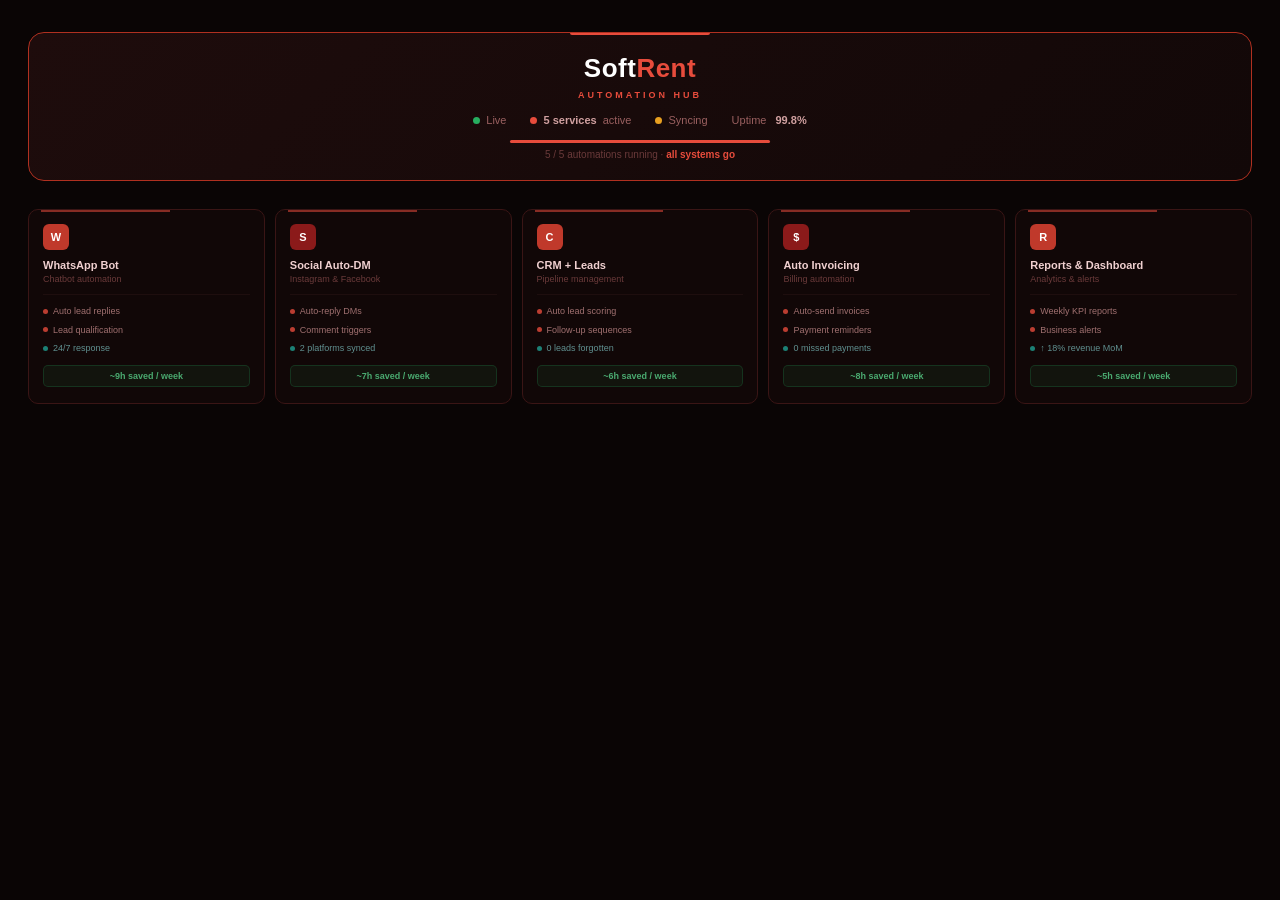
<file: assets/img/softrent_hero_v3_card_grid.html>
<!DOCTYPE html>
<html>
<head>
<style>
  * { box-sizing: border-box; margin: 0; padding: 0; }
  body { background: #0a0505; font-family: Arial, sans-serif; padding: 32px 28px; }

  .hub {
    background: linear-gradient(135deg, #1e0c0c, #120808);
    border: 1px solid #b03020;
    border-radius: 16px;
    padding: 20px 28px;
    text-align: center;
    margin-bottom: 28px;
    position: relative;
  }
  .hub::before {
    content: '';
    position: absolute;
    top: 0; left: 50%;
    transform: translateX(-50%);
    width: 140px; height: 2px;
    background: #e74c3c;
    border-radius: 0 0 4px 4px;
  }
  .hub-name { font-size: 26px; font-weight: 700; color: #fff; letter-spacing: 0.5px; }
  .hub-name span { color: #e74c3c; }
  .hub-sub { font-size: 9px; font-weight: 600; color: #e74c3c; letter-spacing: 3px; margin: 6px 0 14px; }
  .hub-stats { display: flex; justify-content: center; gap: 24px; }
  .hub-stat { display: flex; align-items: center; gap: 6px; font-size: 11px; }
  .dot { width: 7px; height: 7px; border-radius: 50%; flex-shrink: 0; }
  .dot-green { background: #27ae60; }
  .dot-red { background: #e74c3c; }
  .dot-amber { background: #e8a020; }
  .stat-label { color: #9a6060; }
  .stat-val { color: #d0a0a0; font-weight: 600; }
  .hub-bar-wrap { margin: 14px auto 0; max-width: 260px; }
  .hub-bar-track { height: 3px; background: #2a1010; border-radius: 2px; }
  .hub-bar-fill { height: 3px; background: #e74c3c; border-radius: 2px; width: 100%; }
  .hub-uptime { font-size: 10px; color: #6a3a3a; margin-top: 6px; }
  .hub-uptime span { color: #e74c3c; font-weight: 600; }

  .grid {
    display: grid;
    grid-template-columns: repeat(5, 1fr);
    gap: 10px;
  }

  /* En pantallas angostas (Samsung S9 ~360px) las 5 columnas no se leen:
     se reacomodan a 2 para que las tarjetas queden legibles. */
  @media (max-width: 700px) {
    body { padding: 20px 16px; }
    .grid { grid-template-columns: repeat(2, 1fr); }
  }

  .card {
    background: #110707;
    border: 1px solid #3a1515;
    border-radius: 10px;
    padding: 14px 14px 16px;
    position: relative;
    overflow: hidden;
  }
  .card::before {
    content: '';
    position: absolute;
    top: 0; left: 12px; right: 40%;
    height: 1.5px;
    background: #e74c3c;
    opacity: 0.55;
  }
  .card-icon {
    width: 26px; height: 26px;
    border-radius: 6px;
    background: #c0392b;
    display: flex; align-items: center; justify-content: center;
    font-size: 11px; font-weight: 700; color: #fff;
    margin-bottom: 8px;
  }
  .card-icon.dark { background: #8b1a1a; }
  .card-title { font-size: 11px; font-weight: 700; color: #f0d0d0; margin-bottom: 2px; line-height: 1.3; }
  .card-sub { font-size: 9px; color: #6a3a3a; margin-bottom: 10px; }
  .divider { height: 1px; background: #1e0e0e; margin-bottom: 10px; }
  .feature { display: flex; align-items: flex-start; gap: 5px; margin-bottom: 6px; }
  .feat-dot { width: 5px; height: 5px; border-radius: 50%; margin-top: 3.5px; flex-shrink: 0; }
  .feat-dot.red { background: #e74c3c; opacity: 0.8; }
  .feat-dot.green { background: #27ae60; opacity: 0.85; }
  .feat-dot.teal { background: #20a89a; opacity: 0.75; }
  .feat-text { font-size: 9px; color: #a07070; line-height: 1.4; }
  .feat-text.green { color: #709070; }
  .feat-text.teal { color: #609090; }
  .saved {
    margin-top: 10px;
    background: rgba(39,174,96,0.08);
    border: 1px solid rgba(39,174,96,0.2);
    border-radius: 5px;
    padding: 5px 8px;
    font-size: 9px;
    font-weight: 600;
    color: #4aaa70;
    text-align: center;
  }
</style>
</head>
<body>

<!-- HUB -->
<div class="hub">
  <div class="hub-name">Soft<span>Rent</span></div>
  <div class="hub-sub">AUTOMATION HUB</div>
  <div class="hub-stats">
    <div class="hub-stat"><div class="dot dot-green"></div><span class="stat-label">Live</span></div>
    <div class="hub-stat"><div class="dot dot-red"></div><span class="stat-val">5 services</span><span class="stat-label"> active</span></div>
    <div class="hub-stat"><div class="dot dot-amber"></div><span class="stat-label">Syncing</span></div>
    <div class="hub-stat"><span class="stat-label">Uptime&nbsp;</span><span class="stat-val">99.8%</span></div>
  </div>
  <div class="hub-bar-wrap">
    <div class="hub-bar-track"><div class="hub-bar-fill"></div></div>
    <div class="hub-uptime">5 / 5 automations running · <span>all systems go</span></div>
  </div>
</div>

<!-- SERVICE CARDS -->
<div class="grid">

  <!-- S1 WhatsApp -->
  <div class="card">
    <div class="card-icon">W</div>
    <div class="card-title">WhatsApp Bot</div>
    <div class="card-sub">Chatbot automation</div>
    <div class="divider"></div>
    <div class="feature"><div class="feat-dot red"></div><div class="feat-text">Auto lead replies</div></div>
    <div class="feature"><div class="feat-dot red"></div><div class="feat-text">Lead qualification</div></div>
    <div class="feature"><div class="feat-dot teal"></div><div class="feat-text teal">24/7 response</div></div>
    <div class="saved">~9h saved / week</div>
  </div>

  <!-- S2 Social -->
  <div class="card">
    <div class="card-icon dark">S</div>
    <div class="card-title">Social Auto-DM</div>
    <div class="card-sub">Instagram & Facebook</div>
    <div class="divider"></div>
    <div class="feature"><div class="feat-dot red"></div><div class="feat-text">Auto-reply DMs</div></div>
    <div class="feature"><div class="feat-dot red"></div><div class="feat-text">Comment triggers</div></div>
    <div class="feature"><div class="feat-dot teal"></div><div class="feat-text teal">2 platforms synced</div></div>
    <div class="saved">~7h saved / week</div>
  </div>

  <!-- S3 CRM -->
  <div class="card">
    <div class="card-icon">C</div>
    <div class="card-title">CRM + Leads</div>
    <div class="card-sub">Pipeline management</div>
    <div class="divider"></div>
    <div class="feature"><div class="feat-dot red"></div><div class="feat-text">Auto lead scoring</div></div>
    <div class="feature"><div class="feat-dot red"></div><div class="feat-text">Follow-up sequences</div></div>
    <div class="feature"><div class="feat-dot teal"></div><div class="feat-text teal">0 leads forgotten</div></div>
    <div class="saved">~6h saved / week</div>
  </div>

  <!-- S4 Invoicing -->
  <div class="card">
    <div class="card-icon dark">$</div>
    <div class="card-title">Auto Invoicing</div>
    <div class="card-sub">Billing automation</div>
    <div class="divider"></div>
    <div class="feature"><div class="feat-dot red"></div><div class="feat-text">Auto-send invoices</div></div>
    <div class="feature"><div class="feat-dot red"></div><div class="feat-text">Payment reminders</div></div>
    <div class="feature"><div class="feat-dot teal"></div><div class="feat-text teal">0 missed payments</div></div>
    <div class="saved">~8h saved / week</div>
  </div>

  <!-- S5 Dashboard -->
  <div class="card">
    <div class="card-icon">R</div>
    <div class="card-title">Reports & Dashboard</div>
    <div class="card-sub">Analytics & alerts</div>
    <div class="divider"></div>
    <div class="feature"><div class="feat-dot red"></div><div class="feat-text">Weekly KPI reports</div></div>
    <div class="feature"><div class="feat-dot red"></div><div class="feat-text">Business alerts</div></div>
    <div class="feature"><div class="feat-dot teal"></div><div class="feat-text teal">↑ 18% revenue MoM</div></div>
    <div class="saved">~5h saved / week</div>
  </div>

</div>
</body>
</html>
</file>
